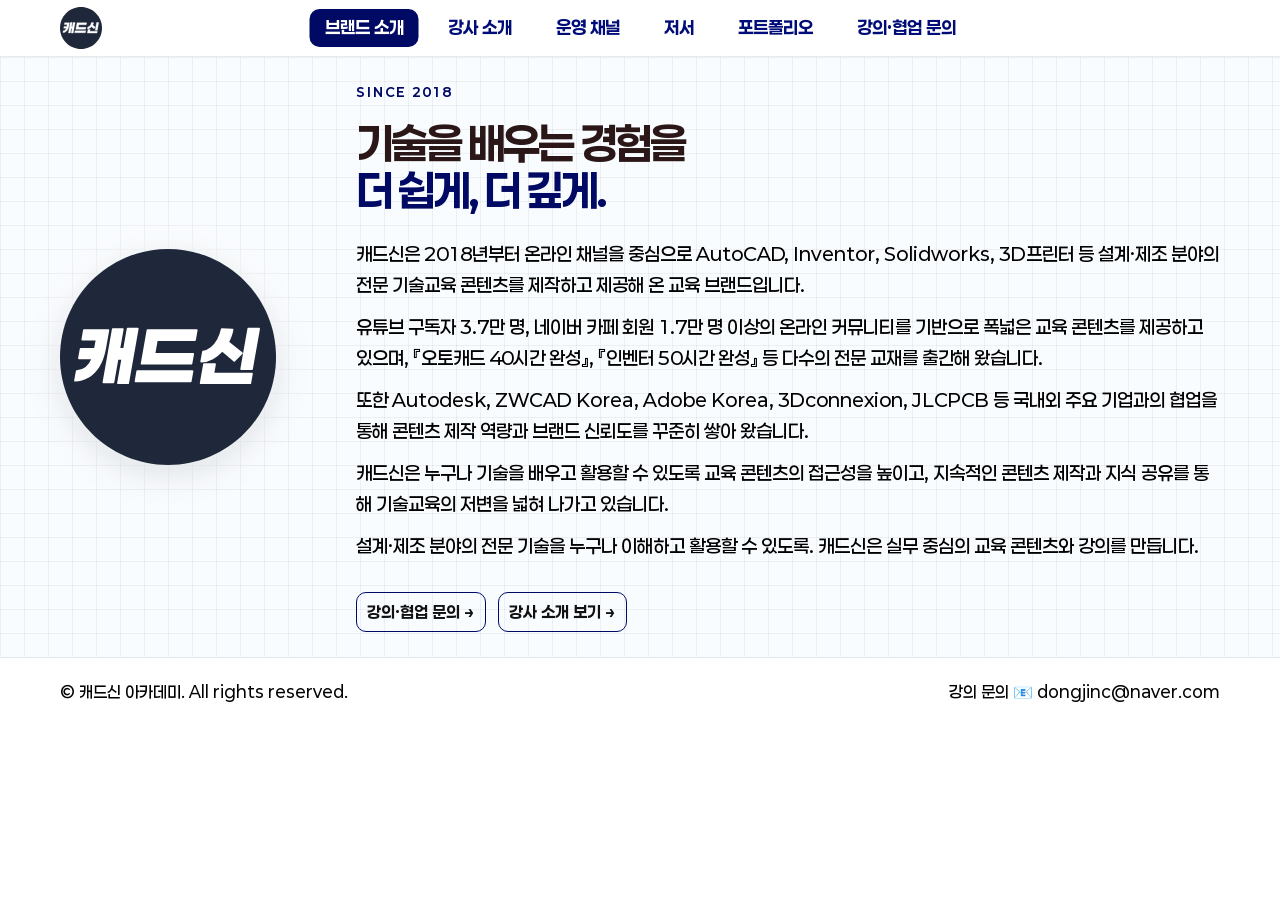
<file: index.html>
<!doctype html>
<html lang="ko">
  <head>
    <meta charset="utf-8"><meta name="viewport" content="width=device-width,initial-scale=1"><meta name="description" content="캐드신 아카데미 대표 신동진 강사 소개 및 CAD·설계 기술교육 콘텐츠, 강의·협업 문의">
    <title>
      캐드신 | 신동진 강사
    </title>
    <link rel="icon" href="assets/logo.svg"><link rel="stylesheet" href="styles.css">

    <!-- Google tag (gtag.js) -->
    <script async src="https://www.googletagmanager.com/gtag/js?id=G-XTVLH3ZSW7"></script>
    <script>
      window.dataLayer = window.dataLayer || [];
      function gtag(){dataLayer.push(arguments);}
      gtag('js', new Date());

      gtag('config', 'G-XTVLH3ZSW7');
    </script>
  </head>
  <body>
    <header class="site-header">
      <div class="container header-inner">
        <a class="brand" href="index.html">
          <img src="assets/logo.svg" alt="캐드신 로고">
        </a>
        <button class="menu-toggle" aria-expanded="false" aria-label="메뉴 열기">
          메뉴
        </button>
        <nav class="nav" aria-label="주 메뉴">
          <a href="index.html">브랜드 소개</a>
          <a href="instructor.html">
            강사 소개
          </a>
          <a href="channels.html">
            운영 채널
          </a>
          <a href="books.html">
            저서
          </a>
          <a href="portfolio.html">
            포트폴리오
          </a>
          <a href="contact.html">
            강의·협업 문의
          </a>
        </nav>
      </div>
    </header>


    
    <main>
      <section class="hero">
        <div class="container hero-grid">
          <div class="hero-art">
            <div class="hero-logo-wrap">
              <img class="hero-logo" src="assets/logo.svg" alt="캐드신 아카데미 로고">
            </div>
          </div>
          <div>
            <div class="eyebrow">
              SINCE 2018
            </div>
            <h1>
              기술을 배우는 경험을<br><span>더 쉽게, 더 깊게.</span>
            </h1>
            <p class="lead">
             캐드신은 2018년부터 온라인 채널을 중심으로 AutoCAD, Inventor, Solidworks, 3D프린터 등 설계·제조 분야의 전문 기술교육 콘텐츠를 제작하고 제공해 온 교육 브랜드입니다. 
            </p>
            <p class="lead">
             유튜브 구독자 3.7만 명, 네이버 카페 회원 1.7만 명 이상의 온라인 커뮤니티를 기반으로 폭넓은 교육 콘텐츠를 제공하고 있으며, 『오토캐드 40시간 완성』, 『인벤터 50시간 완성』 등 다수의 전문 교재를 출간해 왔습니다.
            </p>
            <p class="lead">
             또한 Autodesk, ZWCAD Korea, Adobe Korea, 3Dconnexion, JLCPCB 등 국내외 주요 기업과의 협업을 통해 콘텐츠 제작 역량과 브랜드 신뢰도를 꾸준히 쌓아 왔습니다.
            </p>
            <p class="lead">
             캐드신은 누구나 기술을 배우고 활용할 수 있도록 교육 콘텐츠의 접근성을 높이고, 지속적인 콘텐츠 제작과 지식 공유를 통해 기술교육의 저변을 넓혀 나가고 있습니다.
            </p>
            <p class="lead"> 
             설계·제조 분야의 전문 기술을 누구나 이해하고 활용할 수 있도록. 캐드신은 실무 중심의 교육 콘텐츠와 강의를 만듭니다.
            </p>
            <div class="hero-actions">
              <a class="btn" href="contact.html">
                강의·협업 문의 →
              </a>
              <a class="btn" href="instructor.html">
                강사 소개 보기 →
              </a>
            </div>
          </div>
        </div>
      </section>
      
      
    </main>
    <footer class="footer">
			<div class="container footer-inner">
				<span>© 캐드신 아카데미.  All rights reserved.</span>
				<span>강의 문의 📧 <a href="contact.html">dongjinc@naver.com</a></span>
			</div>
		</footer>
    <script src="script.js">
    </script>
  </body>
</html>
</file>
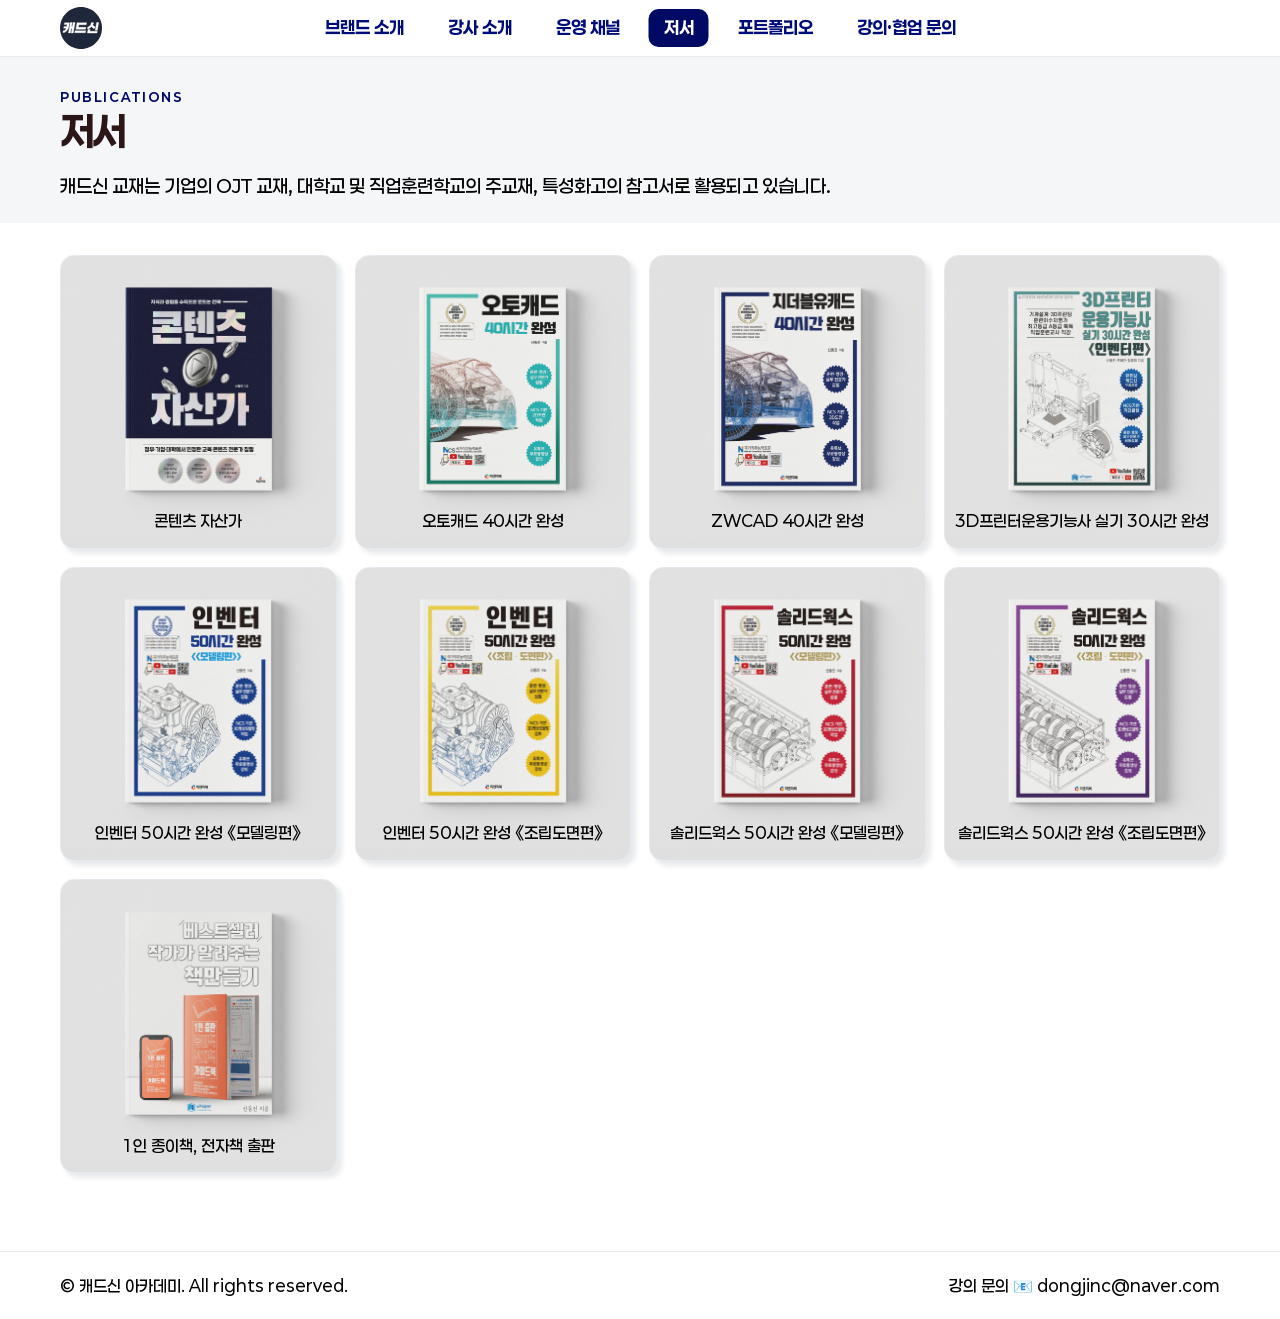
<file: books.html>
<!doctype html>
<html lang="ko">
  <head>
    <meta charset="utf-8"><meta name="viewport" content="width=device-width,initial-scale=1">
    <title>
       저서 | 캐드신 
    </title>
    <link rel="icon" href="assets/logo.svg"><link rel="stylesheet" href="styles.css">

    <!-- Google tag (gtag.js) -->
    <script async src="https://www.googletagmanager.com/gtag/js?id=G-XTVLH3ZSW7"></script>
    <script>
      window.dataLayer = window.dataLayer || [];
      function gtag(){dataLayer.push(arguments);}
      gtag('js', new Date());

      gtag('config', 'G-XTVLH3ZSW7');
    </script>
    
  </head>
  <body>
    <header class="site-header">
      <div class="container header-inner">
        <a class="brand" href="index.html">
          <img src="assets/logo.svg" alt="캐드신 로고">
        </a>
        <button class="menu-toggle" aria-expanded="false" aria-label="메뉴 열기">
           메뉴 
        </button>
        <nav class="nav">
          <a href="index.html">브랜드 소개</a>
          <a href="instructor.html">
             강사 소개 
          </a>
          <a href="channels.html">
             운영 채널 
          </a>
          <a href="books.html">
             저서 
          </a>
          <a href="portfolio.html">
             포트폴리오 
          </a>
          <a href="contact.html">
             강의·협업 문의 
          </a>
        </nav>
      </div>
    </header>
    <main>
      <section class="page-top">
        <div class="container">
          <div class="kicker">
             Publications 
          </div>
          <h1>
             저서 
          </h1>
          <p>
             캐드신 교재는 기업의 OJT 교재, 대학교 및 직업훈련학교의 주교재, 특성화고의 참고서로 활용되고 있습니다. 
          </p>
        </div>
      </section>
      <section class="section">
        <div class="container">
          <div class="book-grid">
            <a class="book-card" href="https://link.yes24.com/a/LdGPO1ipgz" target="_blank" rel="noopener">
              <img class="book-image" src="books/book1.png" alt="콘텐츠 자산가 책 표지">
              <h3>콘텐츠 자산가</h3>
            </a>
            <a class="book-card" href="https://link.yes24.com/a/LdTB989R7h" target="_blank" rel="noopener">
              <img class="book-image" src="books/book2.png" alt="오토캐드 40시간 완성 책 표지">
              <h3>오토캐드 40시간 완성</h3>
            </a>
            <a class="book-card" href="https://link.yes24.com/a/LdTB9xUsto" target="_blank" rel="noopener">
              <img class="book-image" src="books/book3.png" alt="ZWCAD 40시간 완성 책 표지">
              <h3>ZWCAD 40시간 완성</h3>
            </a>
            <a class="book-card" href="https://link.yes24.com/a/LdTB9X05ex" target="_blank" rel="noopener">
              <img class="book-image" src="books/book4.png" alt="3D프린터운용기능사 실기 30시간 완성 책 표지">
              <h3>3D프린터운용기능사 실기 30시간 완성</h3>
            </a>
            <a class="book-card" href="https://link.yes24.com/a/LdTB9MQ4Ir" target="_blank" rel="noopener">
              <img class="book-image" src="books/book5.png" alt="인벤터 50시간 완성 모델링편 책 표지">
              <h3>인벤터 50시간 완성 《모델링편》</h3>
            </a>
            <a class="book-card" href="https://link.yes24.com/a/LdTB9RqZu8" target="_blank" rel="noopener">
              <img class="book-image" src="books/book6.png" alt="인벤터 50시간 완성 조립도면편 책 표지">
              <h3>인벤터 50시간 완성 《조립도면편》</h3>
            </a>
            <a class="book-card" href="https://link.yes24.com/a/LdTB9CMUO9" target="_blank" rel="noopener">
              <img class="book-image" src="books/book7.png" alt="솔리드웍스 50시간 완성 모델링편 책 표지">
              <h3>솔리드웍스 50시간 완성 《모델링편》</h3>
            </a>
            <a class="book-card" href="https://link.yes24.com/a/LdTB9HObHC" target="_blank" rel="noopener">
              <img class="book-image" src="books/book8.png" alt="솔리드웍스 50시간 완성 조립도면편 책 표지">
              <h3>솔리드웍스 50시간 완성 《조립도면편》</h3>
            </a>            
            <a class="book-card" href="https://link.yes24.com/a/LdTBas09BA" target="_blank" rel="noopener">
              <img class="book-image" src="books/book9.png" alt="1인 종이책, 전자책 출판 책 표지">
              <h3>1인 종이책, 전자책 출판</h3>
            </a>
          </div>
        </div>
      </section>

    </main>
    <footer class="footer">
			<div class="container footer-inner">
				<span>© 캐드신 아카데미.  All rights reserved.</span>
				<span>강의 문의 📧 <a href="contact.html">dongjinc@naver.com</a></span>
			</div>
		</footer>
    <script src="script.js">
    </script>
  </body>
</html>
</file>
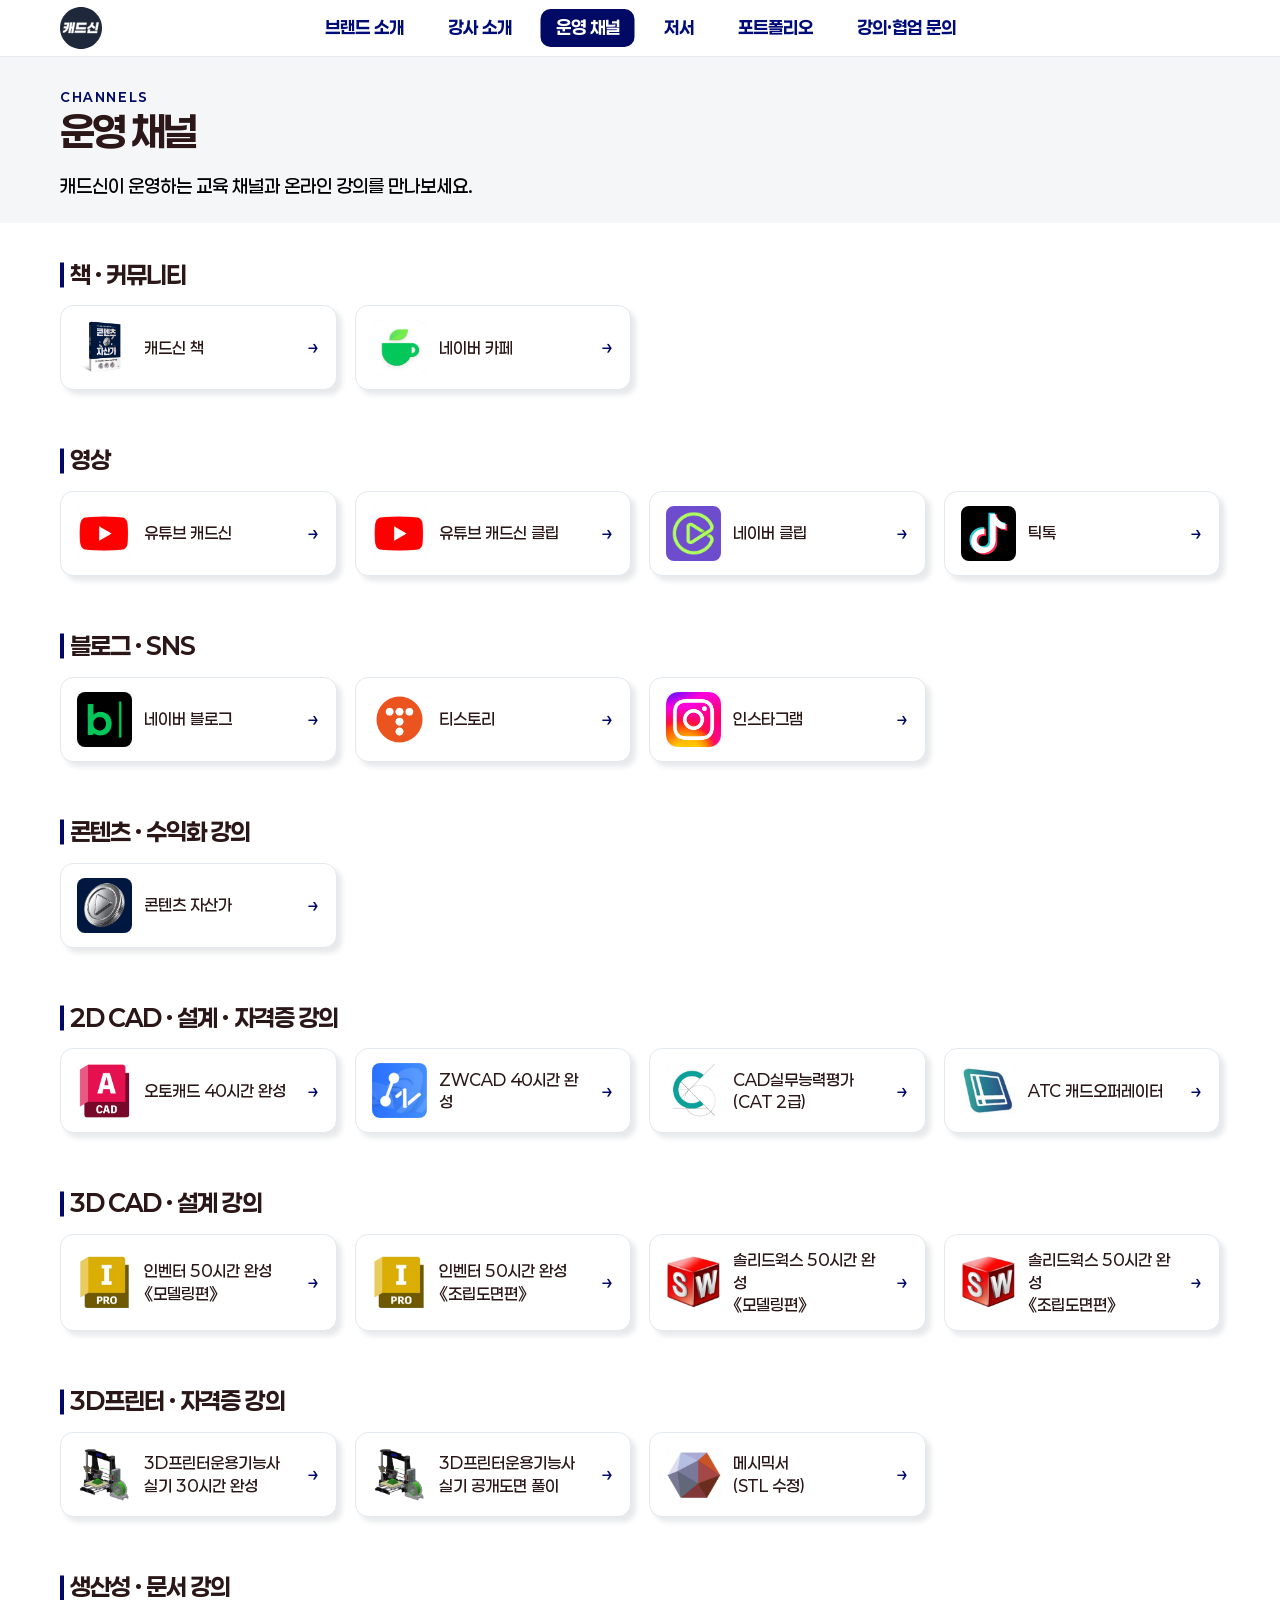
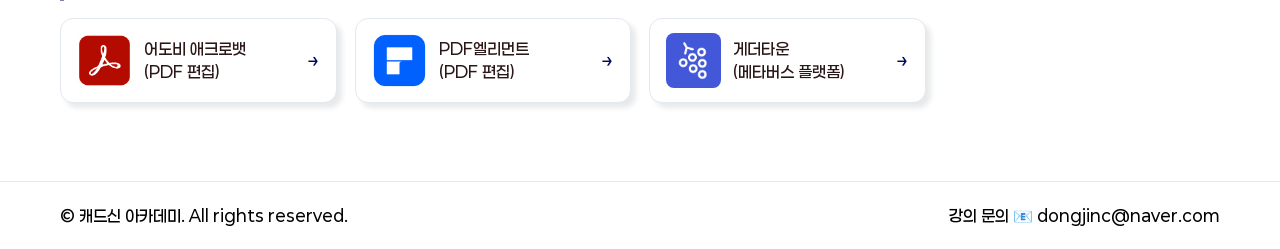
<file: channels.html>
<!doctype html>
<html lang="ko">
  <head>
    <meta charset="utf-8">
    <meta name="viewport" content="width=device-width, initial-scale=1">
    <title>운영 채널 | 캐드신</title>
    <link rel="icon" href="assets/logo.svg">
    <link rel="stylesheet" href="styles.css">

    <!-- Google tag (gtag.js) -->
    <script async src="https://www.googletagmanager.com/gtag/js?id=G-XTVLH3ZSW7"></script>
    <script>
      window.dataLayer = window.dataLayer || [];
      function gtag(){dataLayer.push(arguments);}
      gtag('js', new Date());

      gtag('config', 'G-XTVLH3ZSW7');
    </script>

  </head>
  <body>
    <header class="site-header">
      <div class="container header-inner">
        <a class="brand" href="index.html">
          <img src="assets/logo.svg" alt="캐드신 로고">
        </a>
        <button class="menu-toggle" aria-expanded="false" aria-label="메뉴 열기">
          메뉴
        </button>
        <nav class="nav">
          <a href="index.html">브랜드 소개</a>
          <a href="instructor.html">강사 소개</a>
          <a href="channels.html">운영 채널</a>
          <a href="books.html">저서</a>
          <a href="portfolio.html">포트폴리오</a>
          <a href="contact.html">강의·협업 문의</a>
        </nav>
      </div>
    </header>

    <main>
      <section class="page-top">
        <div class="container">
          <div class="kicker">Channels</div>
          <h1>운영 채널</h1>
          <p>캐드신이 운영하는 교육 채널과 온라인 강의를 만나보세요.</p>
        </div>
      </section>

      <section class="section">
        <div class="container">
          <div class="content-section">
            <div class="channel-group">
              <h2 class="heading-accent">책 · 커뮤니티</h2>
              <div class="link-grid">
                <a class="link-card" href="https://cafe.naver.com/dongjinc/777" target="_blank" rel="noopener">
                  <img class="card-thumbnail" src="channels/card1.png" alt="" aria-hidden="true">
                  <span>캐드신 책</span>
                  <span class="arrow">→</span>
                </a>
                <a class="link-card" href="https://cafe.naver.com/dongjinc" target="_blank" rel="noopener">
                  <img class="card-thumbnail" src="channels/card2.png" alt="" aria-hidden="true">
                  <span>네이버 카페</span>
                  <span class="arrow">→</span>
                </a>
              </div>
            </div>

            <div class="channel-group">
              <h2 class="heading-accent">영상</h2>
              <div class="link-grid">
                <a class="link-card" href="https://www.youtube.com/@캐드신" target="_blank" rel="noopener">
                  <img class="card-thumbnail" src="channels/card3.png" alt="" aria-hidden="true">
                  <span>유튜브 캐드신</span>
                  <span class="arrow">→</span>
                </a>
                <a class="link-card" href="https://www.youtube.com/@캐드신클립" target="_blank" rel="noopener">
                  <img class="card-thumbnail" src="channels/card4.png" alt="" aria-hidden="true">
                  <span>유튜브 캐드신 클립</span>
                  <span class="arrow">→</span>
                </a>
                <a class="link-card" href="https://clip.naver.com/@cadshin" target="_blank" rel="noopener">
                  <img class="card-thumbnail" src="channels/card5.png" alt="" aria-hidden="true">
                  <span>네이버 클립</span>
                  <span class="arrow">→</span>
                </a>
                <a class="link-card" href="https://www.tiktok.com/@cadshin" target="_blank" rel="noopener">
                  <img class="card-thumbnail" src="channels/card6.png" alt="" aria-hidden="true">
                  <span>틱톡</span>
                  <span class="arrow">→</span>
                </a>
              </div>
            </div>
            <div class="channel-group">
              <h2 class="heading-accent">블로그 · SNS</h2>
              <div class="link-grid">
                <a class="link-card" href="https://blog.naver.com/dongjinc" target="_blank" rel="noopener">
                  <img class="card-thumbnail" src="channels/card7.png" alt="" aria-hidden="true">
                  <span>네이버 블로그</span>
                  <span class="arrow">→</span>
                </a>
                <a class="link-card" href="https://dongjinc.tistory.com" target="_blank" rel="noopener">
                  <img class="card-thumbnail" src="channels/card8.png" alt="" aria-hidden="true">
                  <span>티스토리</span>
                  <span class="arrow">→</span>
                </a>
                <a class="link-card" href="https://www.instagram.com/_cadsin" target="_blank" rel="noopener">
                  <img class="card-thumbnail" src="channels/card9.png" alt="" aria-hidden="true">
                  <span>인스타그램</span>
                  <span class="arrow">→</span>
                </a>
              </div>
            </div>
            <div class="channel-group">
              <h2 class="heading-accent">콘텐츠 · 수익화 강의</h2>
              <div class="link-grid">
                <a class="course-card" href="https://m.site.naver.com/2hkSr" target="_blank" rel="noopener">
                  <img class="card-thumbnail" src="channels/card10.png" alt="" aria-hidden="true">
                  <h3>콘텐츠 자산가</h3>
                </a>
              </div>
            </div>

            <div class="channel-group">
              <h2 class="heading-accent">2D CAD · 설계 · 자격증 강의</h2>
              <div class="link-grid">
                <a class="course-card" href="https://m.site.naver.com/1jyzB" target="_blank" rel="noopener">
                  <img class="card-thumbnail" src="channels/card11.png" alt="" aria-hidden="true">
                  <h3>오토캐드 40시간 완성</h3>
                </a>
                <a class="course-card" href="http://m.site.naver.com/0StgT" target="_blank" rel="noopener">
                  <img class="card-thumbnail" src="channels/card12.png" alt="" aria-hidden="true">
                  <h3>ZWCAD 40시간 완성</h3>
                </a>
                <a class="course-card" href="http://m.site.naver.com/0Nzfi" target="_blank" rel="noopener">
                  <img class="card-thumbnail" src="channels/card13.png" alt="" aria-hidden="true">
                  <h3>CAD실무능력평가<br>(CAT 2급)</h3>
                </a>
                <a class="course-card" href="http://m.site.naver.com/0Nz7m" target="_blank" rel="noopener">
                  <img class="card-thumbnail" src="channels/card14.png" alt="" aria-hidden="true">
                  <h3>ATC 캐드오퍼레이터</h3>
                </a>
              </div>
            </div>

            <div class="channel-group">
              <h2 class="heading-accent">3D CAD · 설계 강의</h2>
              <div class="link-grid">
                <a class="course-card" href="http://m.site.naver.com/0wxTB" target="_blank" rel="noopener">
                  <img class="card-thumbnail" src="channels/card15.png" alt="" aria-hidden="true">
                  <h3>인벤터 50시간 완성<br>《모델링편》</h3>
                </a>
                <a class="course-card" href="https://m.site.naver.com/0JK1S" target="_blank" rel="noopener">
                  <img class="card-thumbnail" src="channels/card16.png" alt="" aria-hidden="true">
                  <h3>인벤터 50시간 완성<br>《조립도면편》</h3>
                </a>
                <a class="course-card" href="http://m.site.naver.com/0UhV3" target="_blank" rel="noopener">
                  <img class="card-thumbnail" src="channels/card17.png" alt="" aria-hidden="true">
                  <h3>솔리드웍스 50시간 완성<br>《모델링편》</h3>
                </a>
                <a class="course-card" href="http://m.site.naver.com/0XHP3" target="_blank" rel="noopener">
                  <img class="card-thumbnail" src="channels/card18.png" alt="" aria-hidden="true">
                  <h3>솔리드웍스 50시간 완성<br>《조립도면편》</h3>
                </a>
              </div>
            </div>

            <div class="channel-group">
              <h2 class="heading-accent">3D프린터 · 자격증 강의</h2>
              <div class="link-grid">
                <a class="course-card" href="http://m.site.naver.com/0BUyz" target="_blank" rel="noopener">
                  <img class="card-thumbnail" src="channels/card19.png" alt="" aria-hidden="true">
                  <h3>3D프린터운용기능사<br>실기 30시간 완성</h3>
                </a>
                <a class="course-card" href="http://m.site.naver.com/0S9WD" target="_blank" rel="noopener">
                  <img class="card-thumbnail" src="channels/card20.png" alt="" aria-hidden="true">
                  <h3>3D프린터운용기능사<br>실기 공개도면 풀이</h3>
                </a>
                <a class="course-card" href="http://m.site.naver.com/0Re74" target="_blank" rel="noopener">
                  <img class="card-thumbnail" src="channels/card21.png" alt="" aria-hidden="true">
                  <h3>메시믹서<br>(STL 수정)</h3>
                </a>
              </div>
            </div>  

            <div class="channel-group">
              <h2 class="heading-accent">생산성 · 문서 강의</h2>
              <div class="link-grid">
                <a class="course-card" href="http://m.site.naver.com/11Irc" target="_blank" rel="noopener">
                  <img class="card-thumbnail" src="channels/card22.png" alt="" aria-hidden="true">
                  <h3>어도비 애크로뱃<br>(PDF 편집)</h3>
                </a>
                <a class="course-card" href="http://m.site.naver.com/0Rbx0" target="_blank" rel="noopener">
                  <img class="card-thumbnail" src="channels/card23.png" alt="" aria-hidden="true">
                  <h3>PDF엘리먼트<br>(PDF 편집)</h3>
                </a>
                <a class="course-card" href="http://m.site.naver.com/0Re94" target="_blank" rel="noopener">
                  <img class="card-thumbnail" src="channels/card24.png" alt="" aria-hidden="true">
                  <h3>게더타운<br>(메타버스 플랫폼)</h3>
                </a>
              </div>
            </div>
          </div>
        </div>
      </section>
    </main>

    <footer class="footer">
			<div class="container footer-inner">
				<span>© 캐드신 아카데미.  All rights reserved.</span>
				<span>강의 문의 📧 <a href="contact.html">dongjinc@naver.com</a></span>
			</div>
		</footer>

    <script src="script.js"></script>
  </body>
</html>
</file>
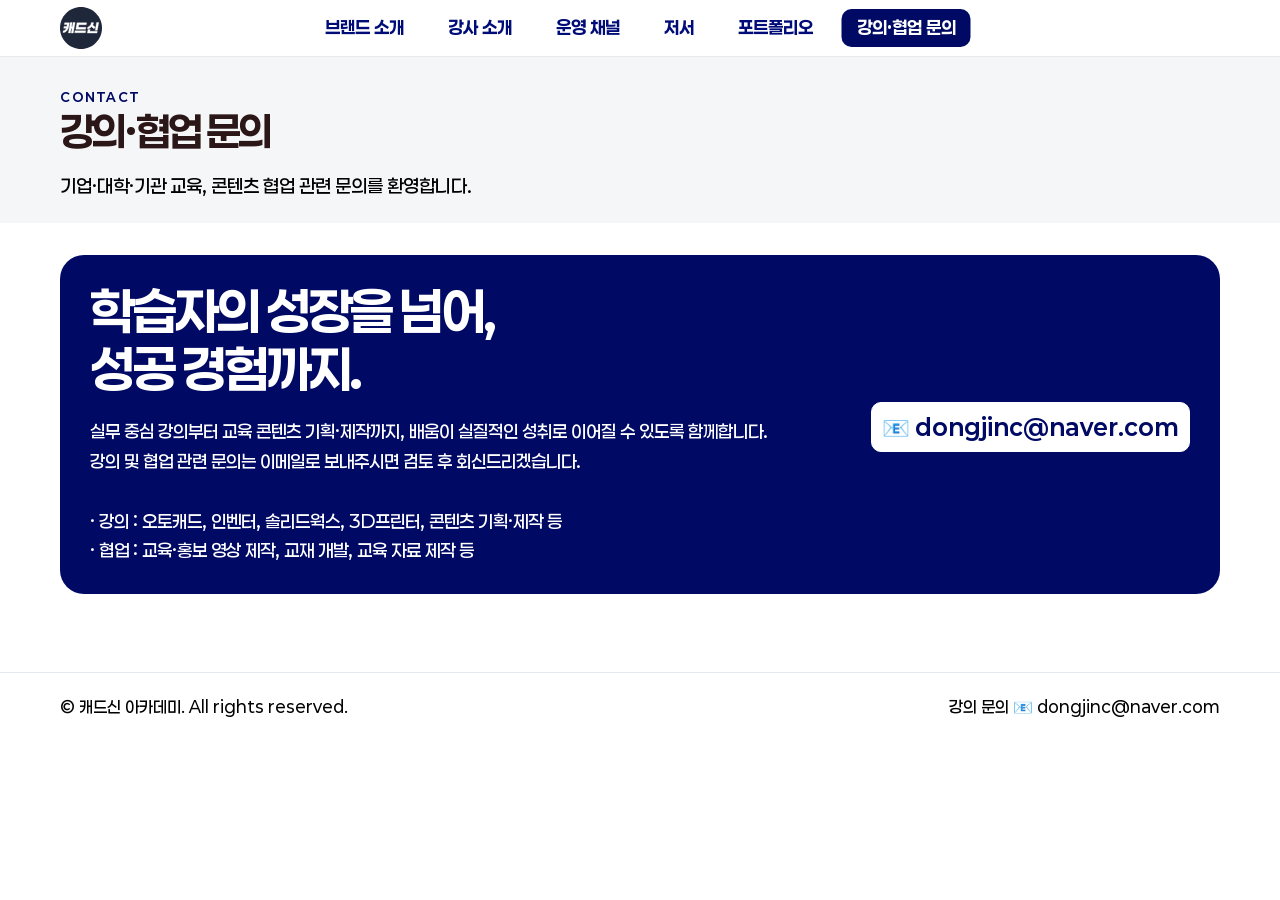
<file: contact.html>
<!doctype html>
<html lang="ko">
  <head>
    <meta charset="utf-8"><meta name="viewport" content="width=device-width,initial-scale=1">
    <title>
      강의·협업 문의 | 캐드신
    </title>
    <link rel="icon" href="assets/logo.svg"><link rel="stylesheet" href="styles.css">

    <!-- Google tag (gtag.js) -->
    <script async src="https://www.googletagmanager.com/gtag/js?id=G-XTVLH3ZSW7"></script>
    <script>
      window.dataLayer = window.dataLayer || [];
      function gtag(){dataLayer.push(arguments);}
      gtag('js', new Date());

      gtag('config', 'G-XTVLH3ZSW7');
    </script>


  </head>
  <body>
    <header class="site-header">
      <div class="container header-inner">
        <a class="brand" href="index.html">
          <img src="assets/logo.svg" alt="캐드신 로고">
        </a>
        <button class="menu-toggle" aria-expanded="false" aria-label="메뉴 열기">
          메뉴
        </button>
        <nav class="nav">
          <a href="index.html">브랜드 소개</a>
          <a href="instructor.html">
            강사 소개
          </a>
          <a href="channels.html">
            운영 채널
          </a>
          <a href="books.html">
            저서
          </a>
          <a href="portfolio.html">
            포트폴리오
          </a>
          <a href="contact.html">
            강의·협업 문의
          </a>
        </nav>
      </div>
    </header>
    <main>
      <section class="page-top">
        <div class="container">
          <div class="kicker">
            Contact
          </div>
          <h1>
            강의·협업 문의
          </h1>
          <p>
            기업·대학·기관 교육, 콘텐츠 협업 관련 문의를 환영합니다.
          </p>
        </div>
      </section>
      <section class="section">
        <div class="container">
          <div class="contact-panel">
            <div>              
              <h1>
                학습자의 성장을 넘어,<br>성공 경험까지.
              </h1>
              <p>
                실무 중심 강의부터 교육 콘텐츠 기획·제작까지, 배움이 실질적인 성취로 이어질 수 있도록 함께합니다.
                <br>강의 및 협업 관련 문의는 이메일로 보내주시면 검토 후 회신드리겠습니다.
                <br>
                <br>· 강의 : 오토캐드, 인벤터, 솔리드웍스, 3D프린터, 콘텐츠 기획·제작 등
                <br>· 협업 : 교육·홍보 영상 제작, 교재 개발, 교육 자료 제작 등
              </p>
              
            </div>
            <a class="btn">
              📧 dongjinc@naver.com
            </a>
          </div>          
        </div>
      </section>
    </main>
    <footer class="footer">
			<div class="container footer-inner">
				<span>© 캐드신 아카데미.  All rights reserved.</span>
				<span>강의 문의 📧 <a href="contact.html">dongjinc@naver.com</a></span>
			</div>
		</footer>
    <script src="script.js">
    </script>
  </body>
</html>
</file>
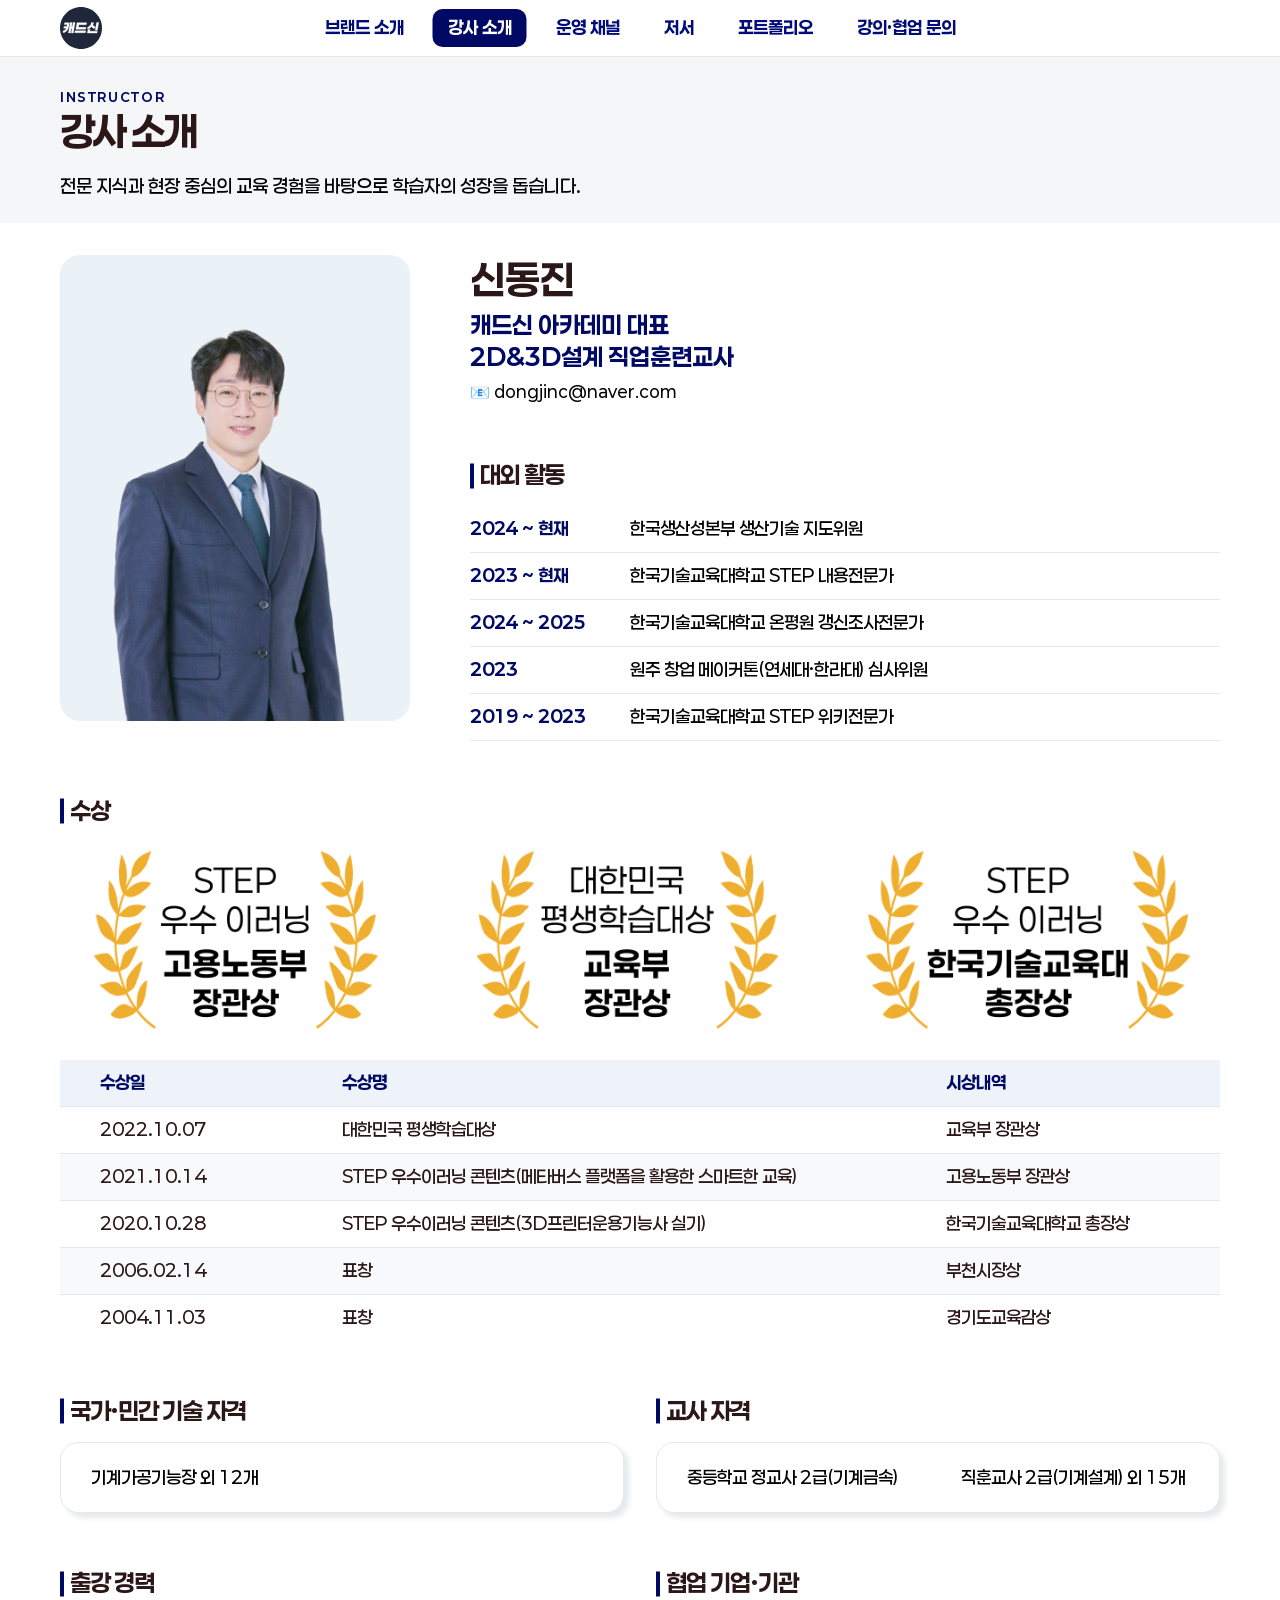
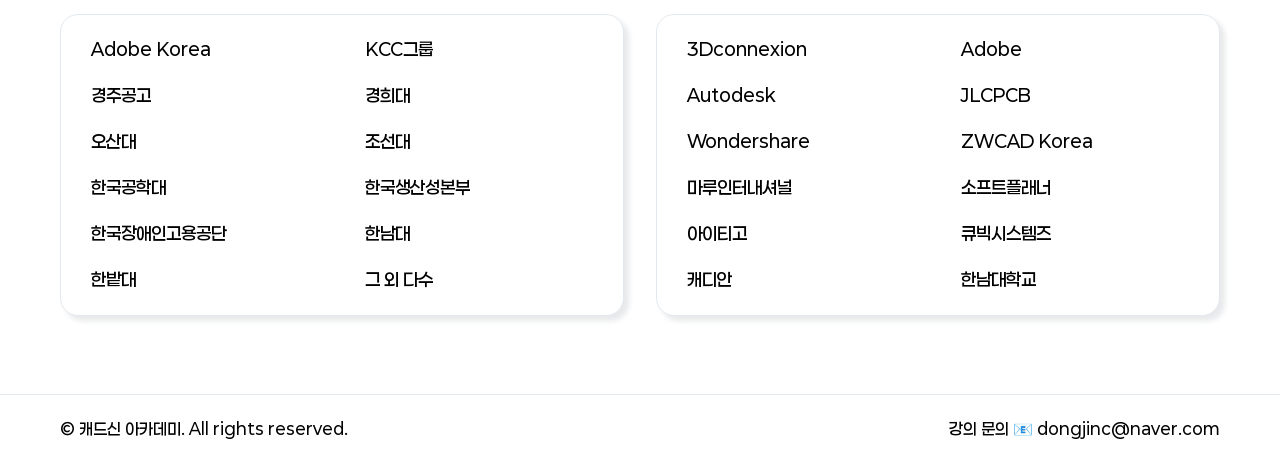
<file: instructor.html>
<!doctype html>
<html lang="ko">
	<head>
		<meta charset="utf-8">
		<meta name="viewport" content="width=device-width, initial-scale=1">
		<title>강사 소개 | 캐드신</title>
		<link rel="icon" href="assets/logo.svg">
		<link rel="stylesheet" href="styles.css">

    <!-- Google tag (gtag.js) -->
    <script async src="https://www.googletagmanager.com/gtag/js?id=G-XTVLH3ZSW7"></script>
    <script>
      window.dataLayer = window.dataLayer || [];
      function gtag(){dataLayer.push(arguments);}
      gtag('js', new Date());

      gtag('config', 'G-XTVLH3ZSW7');
    </script>


	</head>
	<body>
		<header class="site-header">
			<div class="container header-inner">
				<a class="brand" href="index.html">
					<img src="assets/logo.svg" alt="캐드신 로고">
				</a>
				<button class="menu-toggle" aria-expanded="false" aria-label="메뉴 열기">메뉴</button>
				<nav class="nav">
					<a href="index.html">브랜드 소개</a>
					<a href="instructor.html">강사 소개</a>
					<a href="channels.html">운영 채널</a>
					<a href="books.html">저서</a>
					<a href="portfolio.html">포트폴리오</a>
					<a href="contact.html">강의·협업 문의</a>
				</nav>
			</div>
		</header>
		<main>
			<section class="page-top">
				<div class="container">
					<div class="kicker">Instructor</div>
					<h1>강사 소개</h1>
					<p>전문 지식과 현장 중심의 교육 경험을 바탕으로 학습자의 성장을 돕습니다.</p>
				</div>
			</section>
			<section class="section">
				<div class="container">
					<div class="profile-layout">
						<img class="profile-photo" src="assets/instructor.png" alt="신동진 강사 프로필 사진" onerror="this.onerror=null;this.src='assets/profile-placeholder.svg'">
						<div class="profile-info">
							<h1>신동진</h1>
							<div class="role">캐드신 아카데미 대표</div>
                            <div class="role">2D&3D설계 직업훈련교사</div>
							<a class="instructor-email">📧 dongjinc@naver.com</a>
							<div class="content-section">
								<h2 class="heading-accent">대외 활동</h2>
								<div class="timeline">
									<div class="timeline-item">
										<time>2024 ~ 현재</time>
										<p>한국생산성본부 생산기술 지도위원</p>
									</div>
									<div class="timeline-item">
										<time>2023 ~ 현재</time>
										<p>한국기술교육대학교 STEP 내용전문가</p>
									</div>
									<div class="timeline-item">
										<time>2024 ~ 2025</time>
										<p>한국기술교육대학교 온평원 갱신조사전문가</p>
									</div>
									<div class="timeline-item">
										<time>2023</time>
										<p>원주 창업 메이커톤(연세대·한라대) 심사위원</p>
									</div>
                                    <div class="timeline-item">
										<time>2019 ~ 2023</time>
										<p>한국기술교육대학교 STEP 위키전문가</p>
									</div>
									
								</div>
							</div>
						</div>
					</div>
					<div class="content-section">
						<h2 class="heading-accent">수상</h2>
						<picture class="award-picture">
							<source media="(max-width: 680px)" srcset="assets/award2.png">
							<img class="award-image" src="assets/award1.png" alt="수상 이미지">
						</picture>
						
						<div class="award-table-wrap">
							<table class="award-table">
								<thead>
									<tr>
										<th>수상일</th>
										<th>수상명</th>
										<th>시상내역</th>
									</tr>
								</thead>
								<tbody>
									<tr>
										<td>2022.10.07</td>
										<td>대한민국 평생학습대상</td>
										<td>교육부 장관상</td>
									</tr>
									<tr>
										<td>2021.10.14</td>
										<td>STEP 우수이러닝 콘텐츠(메타버스 플랫폼을 활용한 스마트한 교육)</td>
										<td>고용노동부 장관상</td>
									</tr>
									<tr>
										<td>2020.10.28</td>
										<td>STEP 우수이러닝 콘텐츠(3D프린터운용기능사 실기)</td>
										<td>한국기술교육대학교 총장상</td>
									</tr>
									<tr>
										<td>2006.02.14</td>
										<td>표창</td>
										<td>부천시장상</td>
									</tr>
									<tr>
										<td>2004.11.03</td>
										<td>표창</td>
										<td>경기도교육감상</td>
									</tr>
								</tbody>
							</table>
						</div>
					</div>
					
					<div class="experience-grid">
						<div class="content-section">
							<h2 class="heading-accent">국가·민간 기술 자격</h2>
							<div class="card">
								<ul class="organization-list">
									<li>기계가공기능장 외 12개</li>									
								</ul>
							</div>
						</div>
						<div class="content-section">
							<h2 class="heading-accent">교사 자격</h2>
							<div class="card">
								<ul class="organization-list">
									<li>중등학교 정교사 2급(기계금속)</li>
									<li>직훈교사 2급(기계설계) 외 15개</li>									
								</ul>
							</div>
						</div>
					</div>
					<div class="experience-grid">
						<div class="content-section">
							<h2 class="heading-accent">출강 경력</h2>
							<div class="card">
								<ul class="organization-list">
									<li>Adobe Korea</li>
									<li>KCC그룹</li>
									<li>경주공고</li>
									<li>경희대</li>
									<li>오산대</li>
									<li>조선대</li>
									<li>한국공학대</li>
									<li>한국생산성본부</li>
									<li>한국장애인고용공단</li>
									<li>한남대</li>
									<li>한밭대</li>
									<li>그 외 다수</li>
								</ul>
							</div>
						</div>
						<div class="content-section">
							<h2 class="heading-accent">협업 기업·기관</h2>
							<div class="card">
								<ul class="organization-list">
									<li>3Dconnexion</li>
									<li>Adobe</li>
									<li>Autodesk</li>
									<li>JLCPCB</li>
									<li>Wondershare</li>
									<li>ZWCAD Korea</li>
									<li>마루인터내셔널</li>
									<li>소프트플래너</li>
									<li>아이티고</li>
									<li>큐빅시스템즈</li>
									<li>캐디안</li>
									<li>한남대학교</li>
								</ul>
							</div>
						</div>
					</div>
				</div>
			</section>
			
		</main>
		<footer class="footer">
			<div class="container footer-inner">
				<span>© 캐드신 아카데미.  All rights reserved.</span>
				<span>강의 문의 📧 <a href="contact.html">dongjinc@naver.com</a></span>
			</div>
		</footer>
		<script src="script.js"></script>
	</body>
</html>
</file>
<file: styles.css>
@font-face {
  font-family: "Paperlogy";
  src: url("fonts/Paperlogy-5Medium.ttf") format("truetype");
  font-style: normal;
  font-weight: 500;
  font-display: swap;
}

@font-face {
  font-family: "Paperlogy";
  src: url("fonts/Paperlogy-7Bold.ttf") format("truetype");
  font-style: normal;
  font-weight: 800;
  font-display: swap;
}

:root {
  --blue: #000a65;
  --blue2: #273BF3;
  --blue3: #eaf1f7;
  --ink: #2b1717;
  --muted: #ff0000;
  --paper: #F5F6F8;
  --line: #e3e9ee;
  --white: #F5F6F8;
  --black: #000;
  --radius: 18px;
  --shadow: 0 12px 35px rgba(15,42,65,.08);
  --card-shadow: 5px 5px 5px rgba(20,40,60,.1); /* 카드 그림자 가로 0px, 세로 2px, 흐림 10px, 번짐 0px. 어두운 청회색 계열(20, 40, 60)을 8% 불투명도로 표시*/
  --portfolio-neon-shadow: 0 0 5px rgba(128,128,128,.2), 0 0 10px rgba(128,128,128,.2); /*포트폴리오 카드 네온 px를 키우면 넓어짐*/
  --portfolio-neon-shadow-hover: 0 0 7px rgba(128, 128, 128, 0.48), 0 0 20px rgba(128,128,128,.3);
  --page-section-gap: 32px; /* page-top과 section 사이 여백 */
  --content-gap: 18px; /* 소주제 및 카드 사이 공통 간격 */
  --book-card-aspect-ratio: 4.7 / 5; /*저서 카드 세로 비율*/
  --book-image-crop-top: 10%; /*저서 카드 이미지 자르기*/
  --book-image-crop-right: 0%;
  --book-image-crop-bottom: 0%;
  --book-image-crop-left: 0%;
  --book-image-mobile-aspect-ratio: 1 / 0.8; /*모바일 저서 이미지 비율*/
  --book-image-mobile-crop-top: 0%; /*모바일 이미지 위쪽 자르기*/
  --book-image-mobile-crop-right: 0%; /*모바일 이미지 오른쪽 자르기*/
  --book-image-mobile-crop-bottom: 0%; /*모바일 이미지 아래쪽 자르기*/
  --book-image-mobile-crop-left: 0%; /*모바일 이미지 왼쪽 자르기*/
  --book-image-mobile-scale: 1.3; /*모바일 저서 이미지 확대 배율*/
  --book-image-mobile-offset: -1%; /*모바일 저서 이미지 세로 위치*/
  --book-title-mobile-bottom-space: 8px; /*모바일 책 제목 아래 여백*/
  --book-title-font-size: 1rem; /*저서 카드 글자 크기*/
  --book-title-mobile-font-size: .9rem; /*모바일 저서 제목 글자 크기*/
  --book-title-color: #000;
  --book-title-font-weight: 500;
  --book-title-top: auto; /*저서 카드 글자 위치*/
  --book-title-right: 0px;
  --book-title-bottom: 5px;
  --book-title-left: 0px;
}

* {
  box-sizing: border-box
}

html {
  scroll-behavior: smooth;
  scroll-padding-top: 95px
}

body {
  margin: 0;
  font-family: "Paperlogy", sans-serif;
  color: var(--ink);
  background: #fff;
  line-height: 1.7
  
}

a {
  color: inherit;
  text-decoration: none
}

img {
  display: block;
  max-width: 100%
}

button {
  font: inherit
}

.container {
  width: min(1160px,calc(100% - 40px));
  margin: auto
}

.site-header {
  position: sticky;
  top: 0;
  z-index: 100;
  background: rgba(255,255,255,.94);
  backdrop-filter: blur(14px);
  border-bottom: 1px solid rgba(227,233,238,.9)
}

.header-inner { /*상단 로고, 메뉴*/
  height: 56px; /*높이*/
  display: flex;
  align-items: center;
  justify-content: space-between;
  gap: 28px;
  position: relative
}

.brand {
  display: flex;
  align-items: center;
  gap: 10px;
  font-weight: 850;
  letter-spacing: -.06em;
  font-size: 1.35rem;
  color: var(--blue);
  white-space: nowrap
}

.brand img {
  width: 42px;
  height: 42px;
  object-fit: contain
}

.nav {
  display: flex;
  align-items: center;
  /* 상단 메뉴 항목 사이 간격, clamp(최솟값, 기준값, 최댓값) */
  gap: clamp(14px,0vw,32px);
  position: absolute;
  left: 50%;
  transform: translateX(-50%)
}

.nav a {
  font-size: 1.10em;
  font-weight: 650;
  color: #000c78;
  white-space: nowrap;
  padding: 4px 15px;
  /* 상단 메뉴 버튼의 모서리 둥글기 */
  border-radius: 10px;
  transition: color .2s,background-color .2s
}

.nav a:hover {
  color: var(--blue);
  background: #eaf1f7
}

.nav a.active {
  color: #fff;
  background: var(--blue)
}

.menu-toggle {
  display: none;
  border: 1px solid var(--line);
  background: white;
  border-radius: 10px;
  padding: 8px 11px;
  color: var(--blue)
}

.menu-toggle[aria-expanded="true"] {
  border-color: var(--blue);
  background: var(--blue);
  color: #fff
}

main {
  min-height: 65vh
}

.hero {
  background-color: #f9fcff;
  background-image:
    linear-gradient(rgba(43,23,23,.06) 1px,transparent 1px),
    linear-gradient(90deg,rgba(43,23,23,.06) 1px,transparent 1px);
  background-size: 24px 24px;
  padding: 25px 0 25px;
  overflow: hidden
}

.hero-grid {
  display: grid;
  grid-template-columns: 0.2fr 0.8fr;
  gap: 80px;
  align-items: center
}

.hero-logo-wrap {
  position: relative;
  width: min(100%,400px);
  aspect-ratio: 1;
  isolation: isolate
}

.hero-logo-wrap::before {
  content: "";
  position: absolute;
  z-index: -1;
  inset: -2%;
  border-radius: 50%;
  background: rgb(255, 255, 255);
  filter: blur(20px);
  animation: hero-logo-glow 5s ease-in-out infinite
}

.hero-logo {
  position: relative;
  display: block;
  width: 100%;
  object-fit: contain;
  filter: drop-shadow(0 0 5px rgba(255, 255, 255, 0.38)) drop-shadow(0 8px 16px rgba(31,39,58,.14));
  transition: transform .25s ease, filter .25s ease
}

.hero-logo-wrap:hover .hero-logo {
  transform: translateY(-4px);
  filter: drop-shadow(0 0 5px rgba(0, 13, 255, 0.353)) drop-shadow(0 12px 20px rgba(31,39,58,.2))
}

@keyframes hero-logo-glow {
  0%, 100% { opacity: .6; transform: scale(.96) }
  50% { opacity: .95; transform: scale(1.06) }
}

@media (prefers-reduced-motion: reduce) {
  .hero-logo-wrap::before {
    animation: none
  }
  .hero-logo {
    transition: none
  }
}

.eyebrow {
  font-size: .78rem;
  text-transform: uppercase;
  letter-spacing: .15em;
  color: var(--blue);
  font-weight: 800
}

.hero h1 {
  font-size: clamp(2.7rem,3vw,5.4rem);
  letter-spacing: -.07em;
  line-height: 1.08;
  margin: 18px 0 24px
}

.hero h1 span {
  color: var(--blue)
}

.lead { /*브랜드소개 글*/
  font-size: 1.16rem;
  color: #000000;
  max-width: 1100px;
  margin: 0 0 10px;
}

.hero-actions {
  display: flex;
  flex-wrap: wrap;
  gap: 12px;
  margin-top: 30px
}

.btn {
  display: inline-flex;
  justify-content: center;
  align-items: center;
  gap: 8px;
  /* 강의·협업 문의 둥글기 */
  border-radius: 10px;
  padding: 5px 10px;
  font-weight: 750;
  border: 1px solid var(--blue);
  background: var(--blue);
  color: #fff;
  transition: transform .2s,background .2s
}

.btn:hover {
  transform: translateY(-2px);
  background:  #c80000;
}

.btn.secondary {
  background: transparent;
  color: var(--blue)
}

.hero-actions .btn {
  background: rgba(255, 255, 255, 0);
  color: #111;
  border-color: var(--blue)
}

.hero-actions .btn:hover {
  background: var(--blue);
  color: #fff
}

.hero-art {
  min-height: 330px;
  display: grid;
  place-items: center
}

.section {
  padding: 78px 0
}

.page-top + .section {
  padding-top: var(--page-section-gap)
}

.page-top + .section > .container > .content-section:first-child {
  padding-top: 0
}

.page-top + .section > .container > .content-section:first-child > .channel-group:first-child {
  margin-top: 0
}

.page-top + .section > .container > .content-section:first-child > .channel-group:first-child > .heading-accent {
  margin-top: 0
}

.section.soft {
  background: var(--paper)
}

.section-head {
  display: flex;
  justify-content: space-between;
  align-items: end;
  gap: 20px;
  margin-bottom: 32px
}

.section-head h1,.section-head h2 {
  font-size: clamp(2rem,4vw,3rem);
  letter-spacing: -.06em;
  line-height: 1.15;
  margin: 8px 0
}

.section-head p {
  color: var(--muted);
  max-width: 600px;
  margin: 0
}

.kicker { /*상단 메뉴 소개 문구*/
  font-size: .78rem;
  color: var(--blue);
  font-weight: 800;
  letter-spacing: .13em;
  text-transform: uppercase
}

.card {
  border: 1px solid var(--line);
  border-radius: var(--radius);
  background: white;
  overflow: hidden;
  box-shadow: var(--card-shadow)
}

.qualification-cards .card {
  transition: box-shadow .2s ease, border-color .2s ease
}

.qualification-cards .card {
  border-color: #e3e9ee;
  box-shadow: var(--card-shadow)
}

.card-body { 
  padding: 22px;
}

.card h3 { /*자격 내용1 */
  margin: 0 0 8px;
  font-size: 1.1rem;
  color: var(--blue);
}

.card h4 { /*자격 내용2 */
  margin: 0 0 8px;
  font-size: 1.1rem;
  color: var(--black);
  font-weight: 100
}

.qualification-cards .card h4 {
  white-space: nowrap
}

.qualification-cards .card h2.heading-accent {
  margin: 0 0 12px;
  font-size: 1.1rem;
  letter-spacing: -.04em
}

.muted {
  color: var(--muted)
}

.grid-2 {
  display: grid;
  grid-template-columns: repeat(2,minmax(0,1fr));
  gap: var(--content-gap)
}

.experience-grid {
  display: grid;
  grid-template-columns: repeat(2,minmax(0,1fr));
  gap: 32px
}

.experience-grid .content-section {
  min-width: 0
}

.experience-grid .card {
  box-shadow: var(--card-shadow)
}

.organization-list {
  display: grid;
  grid-template-columns: repeat(2,minmax(0,1fr));
  gap: 8px 16px; /*자격 카드 안쪽 단어 여백*/
  margin: 0;
  padding: 20px 0px 12px 30px; /*자격 카드 안쪽 여백 */
  list-style: none
}

.organization-list li {
  margin: 0 0 8px;
  overflow-wrap: anywhere;
  font-size: 1.1rem;
  color: var(--black);
  font-weight: 500
}

.credential-list > div {
  padding-top: 16px;
  border-top: 1px solid var(--line)
}

.credential-list h3 {
  margin: 0 0 6px;
  font-size: 1.1rem
}

.credential-list p {
  margin: 0
}

.grid-3 {
  display: grid;
  grid-template-columns: repeat(3,minmax(0,1fr));
  gap: var(--content-gap)
}

.grid-4 {
  display: grid;
  grid-template-columns: repeat(4,minmax(0,1fr));
  gap: var(--content-gap)
}

.profile-layout {
  display: grid;
  grid-template-columns: 350px 1fr;
  gap: 60px;
  align-items: start;
  margin: 0px 0px 0px 0px;
}

.profile-photo {
  width: 100%;
  aspect-ratio: 3/4;
  object-fit: cover;
  border-radius: 20px;
  background: var(--blue3);
}

.profile-info h1 {
  font-size: clamp(2.5rem,2.5vw,2.5rem);
  letter-spacing: 0px;
  line-height: 1;
  margin: 5px 0
}

.profile-info .role {
  font-size: 1.5rem;
  color: var(--blue);
  font-weight: 800;
  margin: 0px 0px -8px 0px;
}

.profile-info .role1 {
  font-size: 1.5rem;
  color: var(--blue);
  font-weight: 800;
  margin: 0px 0px -8px 0px;
}

.instructor-email {
  display: block;
  margin-top: 8px;
  color: var(--black);
  font-size: 1rem;
  font-weight: 400
}

.profile-info p {
  color: var(--muted)
}

.content-section {
  padding: 40px 0 0
}

.content-section h2 {
  font-size: 1.5rem;
  letter-spacing: -.04em;
  margin: 0 0 0px
}

.content-section h2.heading-accent { /*수상, 대외활동 제목*/
  position: relative;
  margin: 10px 0px 10px 0px; /*소주제 여백*/
  padding-left: 10px
}

.content-section h2.heading-accent::before {
  content: "";
  position: absolute;
  left: 0;
  top: 50%;
  width: 4px;
  height: 25px; /* 왼쪽 파란 선의 세로 길이 */
  background: var(--blue);
  transform: translateY(-50%)
}

.timeline {
  display: grid;
  gap: 0
}

.timeline-item {
  display: grid;
  grid-template-columns: 150px 1fr;
  gap: 10px;
  padding: 8px 0;
  border-bottom: 1px solid var(--line)
}

.timeline-item time { /*대외 활동 날짜*/
  color: var(--blue);
  font-weight: 750;
  font-size: 1.1rem;
}

.timeline-item p { /*대외 활동 내용*/
  color: var(--black);
  margin: 0px ;
  font-size: 1.1rem;
}

.simple-list {
  display: flex;
  flex-wrap: wrap;
  gap: 10px
}

.pill {
  border: 1px solid var(--line);
  padding: 8px 13px;
  border-radius: 999px;
  background: #fff;
  font-size: 1.1rem;
}

.award-picture {
  display: block
}

.award-image { /* 수상 이미지 스타일 */
  width: 100%;
  border-radius: 16px;
  margin-bottom: 18px
}

.award-table-wrap {
  overflow-x: auto
}

.award-table { /* 수상 표 스타일 */
  width: 100%;
  table-layout: fixed;
  border-collapse: collapse;
  background: white;
  border: 0
}

.award-table th,.award-table td {
  text-align: left;
  padding: 8px 16px 8px 40px; /* 수상 표의 셀 안쪽 여백 */
  border-bottom: 1px solid var(--line);
  vertical-align: top;
  font-size: 1.1rem; /* 수상일·수상명·시상내역 글자 크기 */
}
/* 수상 표의 열 너비 설정 */
.award-table th:nth-child(1),.award-table td:nth-child(1) {
  width: 20%
}

.award-table th:nth-child(2),.award-table td:nth-child(2) {
  width: 50%
}

.award-table th:nth-child(3),.award-table td:nth-child(3) {
  width: 26%
}

.award-table th {
  background: #edf3f8;
  color: var(--blue)
}

.award-table tbody tr:nth-child(even) {
  background: #f7f9fb
}

.award-table tr:last-child td {
  border-bottom: 0
}

.brand-intro {
  display: grid;
  grid-template-columns: 230px 1fr;
  gap: 32px;
  align-items: center
}

.brand-square {
  aspect-ratio: 1;
  width: 100%;
  border-radius: 22px;
  object-fit: cover;
  background: #eaf1f7
}

.prose p {
  margin: 0 0 15px;
  color: #526273
}

.channel-group {
  margin-top: 0
}

.content-section .channel-group > h2.heading-accent { /*h2소주제 여백*/
  margin: 50px 0px 10px 0px;
}

.link-grid {
  display: grid;
  grid-template-columns: repeat(4,minmax(0,1fr));
  gap: var(--content-gap)
}

.link-card,.course-card {
  border: 1px solid var(--line);
  border-radius: 13px;
  padding: 14px 16px;
  display: flex;
  justify-content: space-between;
  align-items: center;
  gap: 12px;
  background: #fff;
  color: var(--ink);
  font-family: inherit;
  font-size: 1rem;
  font-weight: 500;
  line-height: 1.4;
  box-shadow: var(--card-shadow);
  transition: border-color .2s,box-shadow .2s
}

.link-card:hover,.course-card:hover { /*카드에 마우스 올렸을 때*/  
  box-shadow: 0 0 10px rgba(39,59,243,.39),0 0 18px rgba(39,59,243,.212)
}

.link-card:focus-visible,.course-card:focus-visible {
  outline: 2px solid var(--blue2);
  outline-offset: 2px;
}

.card-thumbnail {
  display: block;
  flex: 0 0 55px;
  width: 55px;
  aspect-ratio: 1;
  object-fit: cover;
  border-radius: 8px;
  background: #eaf1f7
}

.link-card > span:first-of-type,.course-card h3 {
  flex: 1;
  min-width: 0
}

.link-card small {
  display: block;
  color: var(--muted);
  font-size: .78rem;
  overflow-wrap: anywhere
}

.link-card .arrow {
  color: var(--blue);
  font-size: 1.2rem
}

.course-grid,.book-grid {
  display: grid;
  grid-template-columns: repeat(4,minmax(0,1fr));
  gap: var(--content-gap)
}

.book-card,.course-card {
  min-width: 0
}

.book-card {
  position: relative;
  display: block;
  aspect-ratio: var(--book-card-aspect-ratio);
  overflow: hidden;
  border: 1px solid var(--line);
  border-radius: 14px;
  background: #fff;
  box-shadow: var(--card-shadow);
  transition: box-shadow .2s ease
}

.book-card:hover { /*저서 카드에 마우스 올렸을 때*/
  box-shadow: 0 0 10px rgba(39,59,243,.39),0 0 18px rgba(39,59,243,.212)
}

.book-card:focus-visible {
  outline: 2px solid var(--blue2);
  outline-offset: 2px
}

.book-image {
  display: block;
  position: absolute;
  top: calc(0% - var(--book-image-crop-top));
  left: calc(0% - var(--book-image-crop-left));
  width: calc(100% + var(--book-image-crop-left) + var(--book-image-crop-right));
  height: calc(100% + var(--book-image-crop-top) + var(--book-image-crop-bottom));
  object-fit: cover;
  object-position: center
}

.course-card::after {
  content: "→";
  flex: 0 0 auto;
  color: var(--blue);
  font-size: 1.2rem
}

.cover {
  aspect-ratio: 1/1;
  border-radius: 16px;
  background: linear-gradient(145deg,#eaf1f7,#d7e5f0);
  display: flex;
  flex-direction: column;
  justify-content: space-between;
  padding: 18px;
  color: var(--blue);
  position: relative;
  overflow: hidden;
  border: 1px solid #dce6ed;
  box-shadow: var(--card-shadow);
  transition: transform .25s,box-shadow .25s
}

.cover:after {
  content: "";
  position: absolute;
  width: 150px;
  height: 150px;
  border: 1px solid rgba(15,76,129,.18);
  border-radius: 50%;
  right: -50px;
  bottom: -55px
}

.cover:hover {
  transform: translateY(-4px);
  box-shadow: var(--shadow)
}

.cover .cover-label {
  font-size: .65rem;
  letter-spacing: .12em;
  font-weight: 850
}

.cover strong {
  font-size: clamp(1.05rem,1.6vw,1.5rem);
  letter-spacing: -.06em;
  line-height: 1.2;
  max-width: 95%;
  position: relative;
  z-index: 1
}

.cover .cover-sub {
  font-size: .75rem;
  color: #42617c;
  position: relative;
  z-index: 1
}

.book-card h3,.course-card h3 {
  font-size: 1rem;
  line-height: 1.4;
  margin: 12px 0 5px
}

.book-card h3 {
  position: absolute;
  z-index: 1;
  top: var(--book-title-top);
  right: var(--book-title-right);
  bottom: var(--book-title-bottom);
  left: var(--book-title-left);
  margin: 0;
  padding: 10px;
  background: transparent;
  color: var(--book-title-color);
  font-size: var(--book-title-font-size);
  font-weight: var(--book-title-font-weight);
  text-align: center
}

.course-card h3 {
  margin: 0;
  color: inherit;
  font: inherit
}

.book-card p,.course-card p {
  font-size: .82rem;
  color: var(--muted);
  margin: 0
}

.category-title {
  font-size: 1.25rem;
  letter-spacing: -.04em;
  margin: 34px 0 16px
}

.portfolio-model-grid {
  display: grid;
  grid-template-columns: repeat(2,minmax(0,1fr));
  gap: var(--content-gap)
}

.portfolio-model-card {
  min-width: 0
}

.portfolio-model-card h3 {
  margin: 0 0 10px;
  color: var(--blue);
  font-size: 1.05rem
}

.portfolio-model {
  height: 340px;
  background: #eef3f7;
  border-radius: 16px;
  overflow: hidden;
  border: 1px solid var(--line);
  position: relative;
  box-shadow: var(--portfolio-neon-shadow);
  transition: box-shadow .25s ease
}

.portfolio-model:hover {
  box-shadow: var(--portfolio-neon-shadow-hover)
}

.portfolio-model model-viewer {
  width: 100%;
  height: 100%;
  --poster-color: transparent;
  background: radial-gradient(ellipse at center,#fff,#e9f0f5)
}

.portfolio-model-poster {
  height: 100%;
  min-height: 0;
  border-radius: 0
}

.model-note {
  position: absolute;
  left: 50%;
  bottom: 16px;
  transform: translateX(-50%);
  width: fit-content;
  margin: 0;
  font-size: 1.1rem;
  color: var(--black);
  text-align: center;
  white-space: nowrap;
  pointer-events: none;
}

.video-grid {
  display: grid;
  grid-template-columns: repeat(2,minmax(0,1fr));
  align-items: start;
  gap: var(--content-gap);
  margin-top: 0px
}

.video-wrap {
  position: relative;
  padding-bottom: 56.25%;
  height: 0;
  border-radius: 20px;
  overflow: hidden;
  background: #101820;
  box-shadow: var(--portfolio-neon-shadow);
  transition: box-shadow .25s ease
}

.video-wrap:hover {
  box-shadow: var(--portfolio-neon-shadow-hover)
}

.video-wrap iframe {
  position: absolute;
  inset: 0;
  width: 100%;
  height: 100%;
  border: 0
}

.masonry {
  columns: 3 240px;
  column-gap: var(--content-gap)
}

.portfolio-gallery {
  display: grid;
  grid-template-columns: repeat(3,minmax(0,1fr));
  align-items: start;
  gap: var(--content-gap);
  margin-top: 0
}

.portfolio-gallery-item {
  position: relative;
  width: 100%;
  min-width: 0;
  margin: 0;
  border-radius: 16px;
  overflow: hidden;
  background: #e5edf3;
  box-shadow: var(--portfolio-neon-shadow);
  cursor: zoom-in;
  transition: transform .25s ease, box-shadow .25s ease
}

.portfolio-gallery-item:hover,
.portfolio-gallery-item:focus-visible {
  box-shadow: var(--portfolio-neon-shadow-hover)
}

.portfolio-gallery-item img {
  display: block;
  width: 100%;
  height: auto;
  transition: transform .25s ease
}

.portfolio-gallery-item::after {
  position: absolute;
  right: 0;
  bottom: 0;
  left: 0;
  height: 35%; /*포트폴리오 그라데이션 높이*/
  background: linear-gradient(transparent,rgba(0,0,0,.78));
  content: "";
  opacity: 0;
  pointer-events: none;
  transition: opacity .25s ease
}

.portfolio-gallery-caption {
  position: absolute;
  z-index: 1;
  right: 14px;
  bottom: 12px;
  left: 14px;
  color: #fff;
  font-size: .9rem;
  line-height: 1.4;
  opacity: 0;
  pointer-events: none;
  transform: translateY(6px);
  transition: opacity .25s ease, transform .25s ease
}

.portfolio-gallery-item:hover::after,
.portfolio-gallery-item:focus-visible::after,
.portfolio-gallery-item.is-enlarged::after {
  opacity: 1
}

.portfolio-gallery-item:hover .portfolio-gallery-caption,
.portfolio-gallery-item:focus-visible .portfolio-gallery-caption,
.portfolio-gallery-item.is-enlarged .portfolio-gallery-caption {
  opacity: 1;
  transform: translateY(0)
}

.portfolio-gallery-item.is-enlarged {
  position: relative;
  z-index: 2;
  cursor: zoom-out;
  transform: scale(1.5);
  transform-origin: center;
  box-shadow: var(--portfolio-neon-shadow-hover)
}

.portfolio-gallery-item:focus-visible {
  outline: 3px solid var(--blue2);
  outline-offset: 3px
}

.contact-panel { /*PC 화면에서 강의·협업 문의 패널*/
  background: var(--blue);
  color: white;
  border-radius: 24px;
  padding: 15px 30px 10px 30px;
  display: grid;
  grid-template-columns: 1fr auto;
  align-items: center;
  gap: 30px
}

.contact-panel h1 { 
  font-size: clamp(2.2rem,4vw,3.6rem);
  letter-spacing: -.06em;
  line-height: 1.15;
  margin: 12px 0
}

.contact-panel p {
  color: white;
  
  font-size: 1.1rem;  
  max-width: 700px
}

.contact-panel .btn { /*강의협업 문의 이메일버튼*/
  background: white;
  color: var(--blue);
  border-color: white;
  font-size: 1.4rem; 
  white-space: nowrap
}

.contact-panel .eyebrow {
  color: #c6dced
}

.footer {
  padding: 20px 0;
  border-top: 1px solid var(--line);
  color: var(--black);
  font-size: 1rem
}

.footer-inner {
  display: flex;
  justify-content: space-between;
  gap: 18px;
  flex-wrap: wrap
}

.notice {
  background: #fff7e8;
  border: 1px solid #f0dfba;
  border-radius: 12px;
  padding: 13px 16px;
  color: #745a26;
  font-size: .88rem
}

.empty-art {
  display: grid;
  place-items: center;
  text-align: center;
  color: var(--blue);
  font-weight: 850;
  letter-spacing: -.06em;
  background: linear-gradient(145deg,#eaf1f7,#d7e5f0);
  border-radius: 18px;
  padding: 20px;
  min-height: 180px
}

.empty-art span {
  font-size: 2.2rem
}

.page-top {
  /* 상단 메뉴 소개 여백 */
  padding: 30px 0px 20px 0px;
  background: var(--paper)
}

.page-top .kicker {
  margin-bottom: -10px; /* Instructor와 강사 소개 사이 간격 */
}

.page-top h1 {
  font-size: clamp(2.5rem,2.5vw,2.5rem);
  letter-spacing: -.07em;
  margin: 0 0 5px; /* 강사 소개와 설명 문장 사이 간격 */
}

.page-top p { /*상단 메뉴 소개글*/
  color: var(--black);
  max-width: 1000px;
  margin: 0; /* 설명 문장 바깥 여백 */
  font-size: 1.15rem;
}

.small-label {
  font-size: .75rem;
  font-weight: 800;
  color: var(--blue);
  letter-spacing: .1em;
  text-transform: uppercase
}

@media(max-width:900px) {
  .qualification-cards {
    grid-template-columns: 1fr
  }
  .experience-grid {
    grid-template-columns: 1fr;
    gap: 0
  }
  .hero-grid {
    grid-template-columns: 1fr;
    gap: 30px
  }
  .hero-art {
    min-height: 280px
  }
  .portfolio-model-grid {
    grid-template-columns: repeat(2,minmax(0,1fr))
  }
  .grid-4,.book-grid,.course-grid {
    grid-template-columns: repeat(3,minmax(0,1fr))
  }
  .course-grid {
    grid-template-columns: repeat(2,minmax(0,1fr))
  }
  .link-grid {
    grid-template-columns: repeat(2,minmax(0,1fr))
  }
  .profile-layout {
    grid-template-columns: 220px 1fr;
    gap: 10px
  }
  .nav {
    /* 태블릿 화면에서 메뉴 항목 사이 간격 */
    gap: 14px
  }
  .nav a {
    padding: 6px 10px; /* 위아래 / 좌우 안쪽 여백 */
  font-size: 0.9rem; /* 글자 크기 */
  }
  .contact-panel {
    grid-template-columns: 1fr
  }
  .contact-panel .btn {
    justify-self: start
  }
}

@media(max-width:680px) {
  .video-grid {
    grid-template-columns: 1fr
  }
  .container {
    width: min(100% - 30px,1160px)
  }
  .header-inner {
    height: 50px
  }
  .brand {
    font-size: 1.2rem
  }
  .brand img { /*모바일 상단 로고 이미지 크기*/
    width: 32px;
    height: 32px
  }
  .menu-toggle {
    display: block;
    padding: 5px 8px;
    font-size: .85rem /*상단 메뉴 버튼 글자 크기*/
  }
  .nav { /* 모바일 화면에서 메뉴 항목 */
    display: none;
    position: absolute;
    top: 50px;
    left: 60%;
    right: 0;
    box-sizing: border-box;
    transform: none;
    background: white;
    border: 1px solid #cbd5df;
    border-radius: 12px; /* 숫자를 키우면 더 둥글게 */
    box-shadow: 0 4px 12px rgba(20, 40, 60, .12);
    padding: 0px 0px 0px 0px;
    flex-direction: column;
    align-items: stretch;
    gap: 0
  }
  .nav.open {
    display: flex
  }
  .nav a {
    width: 100%;
    box-sizing: border-box;
    padding: 5px 0;
    border-radius: 0px; /* 숫자를 키우면 더 둥글게 */
    font-size: 1rem;
    text-align: center
  }
  .nav a:last-child {
    border: 0
  }
  .hero {
    padding: 58px 0 50px
  }
  .contact-panel {
    padding: 10px 70px 20px 20px;
  }
  .contact-panel > div {
    min-width: 0
  }
  .contact-panel p {
    max-width: 100%;
    overflow-wrap: anywhere;
    padding-right: 20px
  }
  .hero-art {
    min-height: 250px;
    padding: 0
  }
  .hero-logo-wrap {
    width: clamp(160px,55vw,250px)
  }
  .section {
    padding: 54px 0 /* 섹션 안쪽의 위아래 여백 */
  }
  .section-head {
    display: block
  }
  .section-head p {
    margin-top: 12px /* 섹션 바깥쪽의 제목과 설명 문장 사이 간격 */
  }
  .grid-2,.grid-3 {
    grid-template-columns: 1fr
  }
  .qualification-cards .card-body {
    padding: 14px
  }
  .qualification-cards .card h4 {
    font-size: .7rem
  }
  .grid-4,.book-grid,.course-grid {
    grid-template-columns: repeat(2,minmax(0,1fr));
    gap: var(--content-gap)
  }
  .book-card h3 { /*모바일 저서 문자 */
    position: relative;
    inset: auto;
    padding: 8px 6px var(--book-title-mobile-bottom-space);
    font-size: var(--book-title-mobile-font-size);
    line-height: 1.3;
    overflow-wrap: anywhere;
    background: white;
  }
  .book-card {
    aspect-ratio: auto
  }
  .book-image {
    position: relative;
    top: auto;
    left: auto;
    width: 100%;
    height: auto;
    aspect-ratio: var(--book-image-mobile-aspect-ratio);
    object-fit: cover;
    clip-path: inset(
      var(--book-image-mobile-crop-top)
      var(--book-image-mobile-crop-right)
      var(--book-image-mobile-crop-bottom)
      var(--book-image-mobile-crop-left)
    );
    transform: translateY(var(--book-image-mobile-offset)) scale(var(--book-image-mobile-scale));
    transform-origin: center
  }
  .course-grid {
    grid-template-columns: 1fr;
    gap: var(--content-gap)
  }
  .profile-layout {
    grid-template-columns: 1fr
  }
  .profile-photo {
    max-width: 250px;
    aspect-ratio: 3/4
  }
  .brand-intro {
    grid-template-columns: 1fr;
    gap: 20px
  }
  .brand-square {
    max-width: 190px
  }
  .timeline-item { /*대외 활동*/
    grid-template-columns: 1fr;
    gap: 3px;
  }
  .award-table th,.award-table td {
    padding: 10px 9px
  }
  .award-table td:first-child {
    white-space: normal;
    overflow-wrap: anywhere
  }
  .link-grid {
    grid-template-columns: 1fr
  }
  .portfolio-model-grid {
    grid-template-columns: 1fr
  }
  .portfolio-model {
    height: 320px
  }
  .masonry {
    columns: 2 140px;
    column-gap: var(--content-gap)
  }
  .portfolio-gallery {
    grid-template-columns: repeat(2,minmax(0,1fr))
  }
  .portfolio-gallery-item,
  .portfolio-gallery-item.is-enlarged {
    transform: none;
    cursor: default
  }
  .page-top {
    padding: 42px 0 28px
  }
  .cover {
    padding: 14px
  }
  .cover strong {
    font-size: 1.1rem
  }
  .footer-inner {
    display: block
  }
  .footer-inner span {
    display: block;
    margin: 4px 0
  }
}

@media(max-width:380px) {
  .grid-4,.book-grid,.course-grid {
    grid-template-columns: 1fr 1fr
  }
  .cover strong {
    font-size: 1rem
  }
  .masonry {
    columns: 1
  }
  .portfolio-gallery {
    grid-template-columns: 1fr
  }
}
</file>
